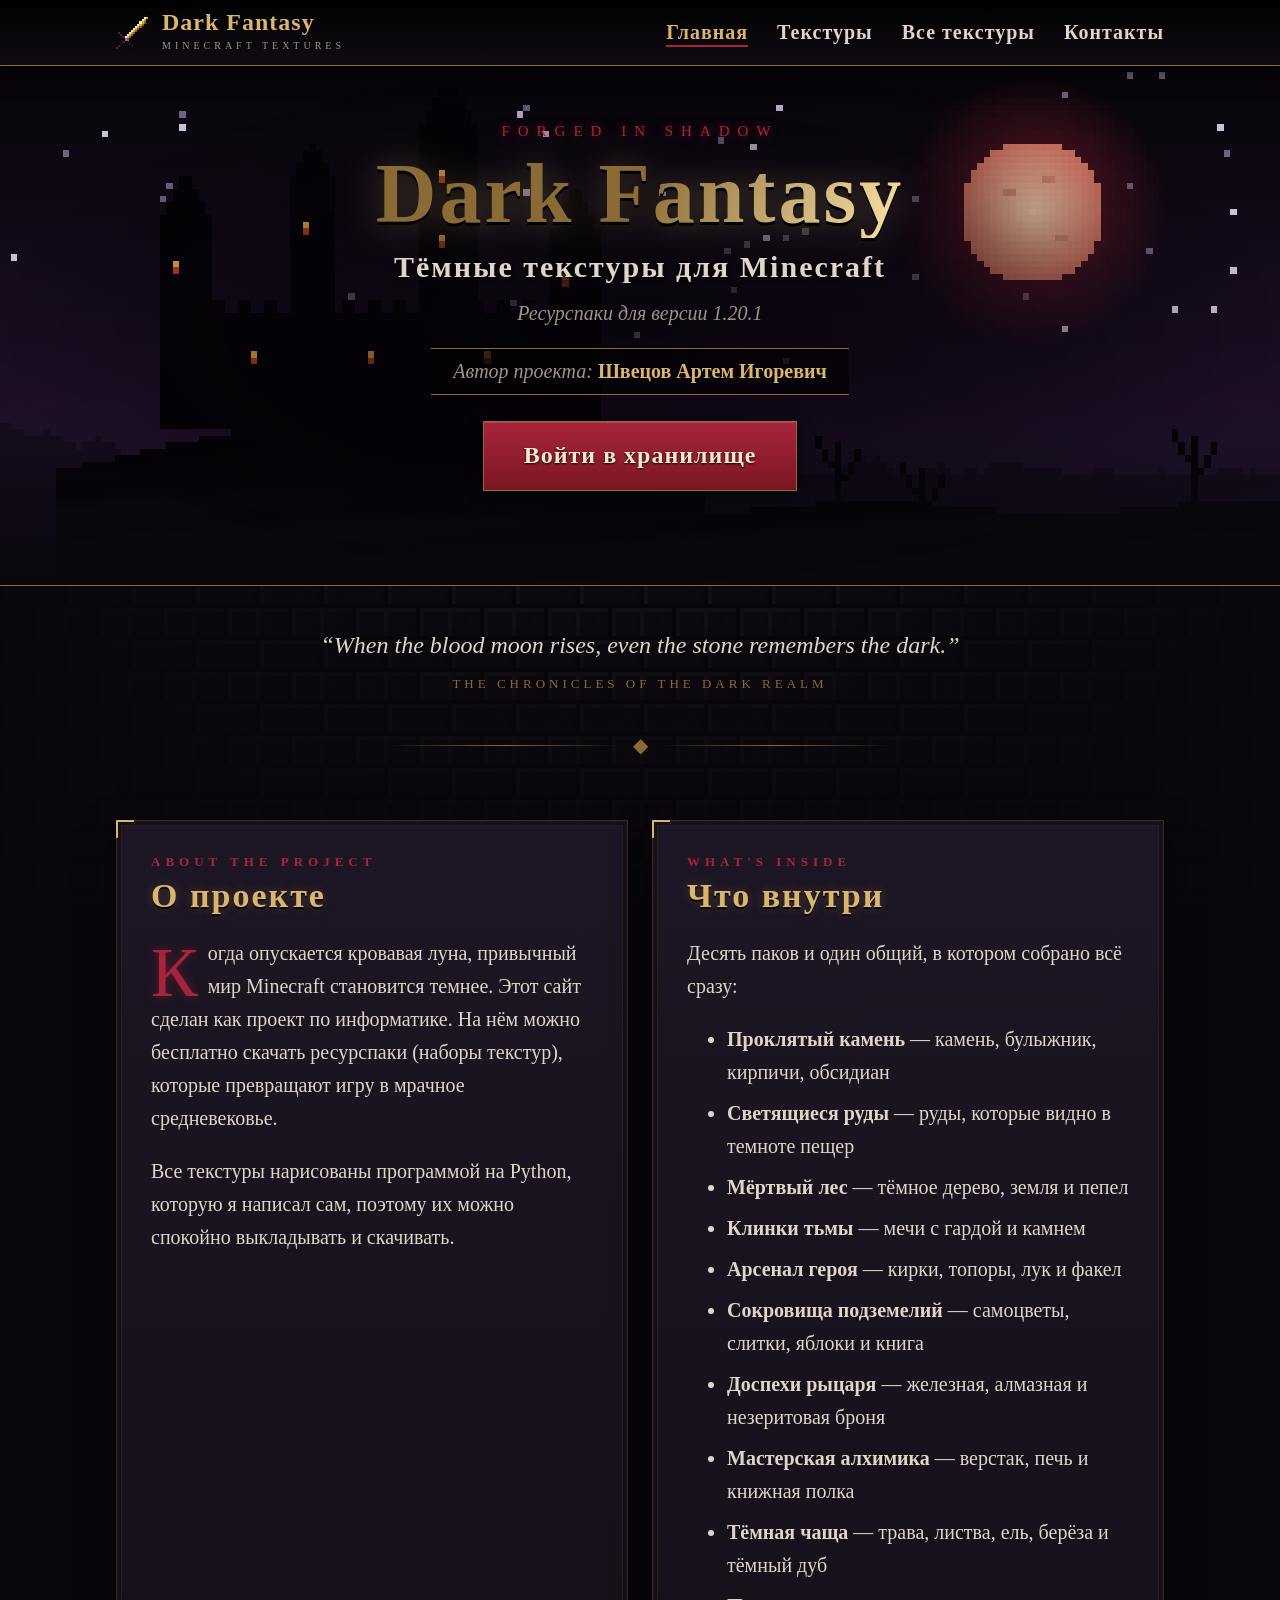
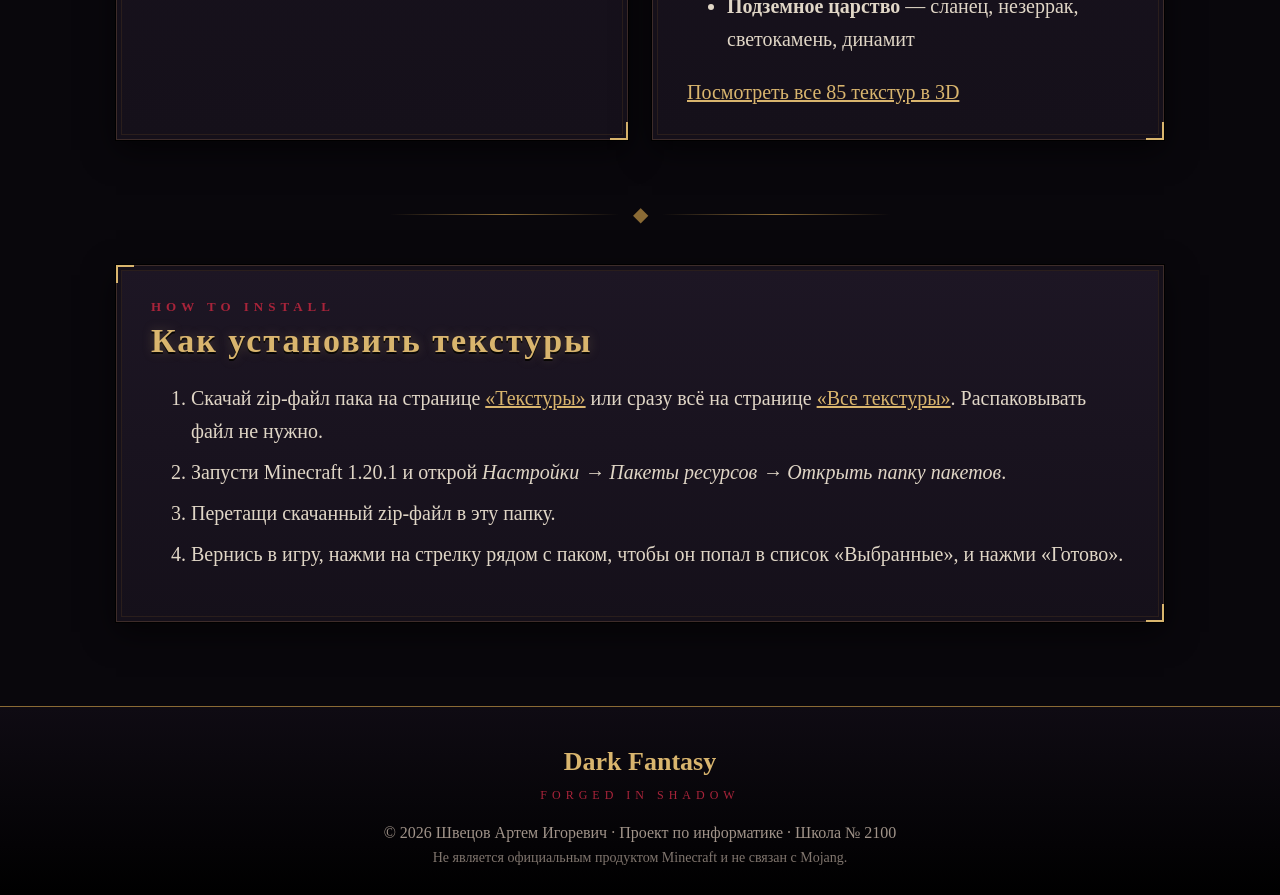
<file: index.html>
<!DOCTYPE html>
<html lang="ru">
<head>
    <meta charset="UTF-8">
    <meta name="viewport" content="width=device-width, initial-scale=1.0">
    <!-- Защита (Content Security Policy): браузер будет загружать скрипты, картинки и стили
         только с нашего сайта, а шрифты только с Google Fonts. Чужой код подключить не получится. -->
    <meta http-equiv="Content-Security-Policy" content="default-src 'self'; script-src 'self'; style-src 'self' https://fonts.googleapis.com; font-src https://fonts.gstatic.com; img-src 'self'; object-src 'none'; base-uri 'self'; form-action 'none'">
    <title>Dark Fantasy — главная</title>
    <link rel="icon" href="images/icon.png">
    <!-- шрифты с Google Fonts, какой для чего - написано в начале style.css -->
    <link href="https://fonts.googleapis.com/css2?family=Cinzel+Decorative:wght@700&family=Cinzel:wght@700&family=Cormorant+SC:wght@700&family=EB+Garamond:ital@0;1&display=swap" rel="stylesheet">
    <link rel="stylesheet" href="style.css?v=6">
</head>
<body>

<header>
    <div class="header-inner">
        <a class="logo" href="index.html">
            <img src="images/icon.png" alt="">
            <span>
                <span class="logo-name">Dark Fantasy</span>
                <span class="logo-sub">Minecraft textures</span>
            </span>
        </a>
        <nav>
            <a href="index.html" class="active">Главная</a>
            <a href="textures.html">Текстуры</a>
            <a href="all.html">Все текстуры</a>
            <a href="contacts.html">Контакты</a>
        </nav>
    </div>
</header>

<!-- Баннер с замком. Картинку нарисовала программа generator/make_packs.py -->
<div class="hero">
    <div class="embers"><span></span><span></span><span></span><span></span><span></span><span></span><span></span><span></span><span></span></div>

    <div class="hero-text">
        <p class="motto">Forged in shadow</p>
        <h1>Dark Fantasy</h1>
        <p class="subtitle">Тёмные текстуры для Minecraft</p>
        <p class="version">Ресурспаки для версии 1.20.1</p>
        <p class="author">Автор проекта: <b>Швецов Артем Игоревич</b></p>
        <br>
        <a class="button big" href="textures.html">Войти в хранилище</a>
    </div>
</div>

<main>
    <!-- эпиграф на английском, перевод: "Когда восходит кровавая луна, даже камень вспоминает тьму" -->
    <blockquote class="epigraph">
        “When the blood moon rises, even the stone remembers the dark.”
        <cite>The Chronicles of the Dark Realm</cite>
    </blockquote>

    <div class="divider">◆</div>

    <div class="two-columns">
        <div class="box">
            <span class="kicker">About the project</span>
            <h2>О проекте</h2>
            <p class="drop-cap">
                Когда опускается кровавая луна, привычный мир Minecraft становится темнее.
                Этот сайт сделан как проект по информатике. На нём можно бесплатно скачать
                ресурспаки (наборы текстур), которые превращают игру в мрачное средневековье.
            </p>
            <p>
                Все текстуры нарисованы программой на Python, которую я написал сам,
                поэтому их можно спокойно выкладывать и скачивать.
            </p>
        </div>

        <div class="box">
            <span class="kicker">What's inside</span>
            <h2>Что внутри</h2>
            <p>Десять паков и один общий, в котором собрано всё сразу:</p>
            <ul>
                <li><b>Проклятый камень</b> — камень, булыжник, кирпичи, обсидиан</li>
                <li><b>Светящиеся руды</b> — руды, которые видно в темноте пещер</li>
                <li><b>Мёртвый лес</b> — тёмное дерево, земля и пепел</li>
                <li><b>Клинки тьмы</b> — мечи с гардой и камнем</li>
                <li><b>Арсенал героя</b> — кирки, топоры, лук и факел</li>
                <li><b>Сокровища подземелий</b> — самоцветы, слитки, яблоки и книга</li>
                <li><b>Доспехи рыцаря</b> — железная, алмазная и незеритовая броня</li>
                <li><b>Мастерская алхимика</b> — верстак, печь и книжная полка</li>
                <li><b>Тёмная чаща</b> — трава, листва, ель, берёза и тёмный дуб</li>
                <li><b>Подземное царство</b> — сланец, незеррак, светокамень, динамит</li>
            </ul>
            <a href="all.html">Посмотреть все 85 текстур в 3D</a>
        </div>
    </div>

    <div class="divider">◆</div>

    <div class="box">
        <span class="kicker">How to install</span>
        <h2>Как установить текстуры</h2>
        <ol>
            <li>Скачай zip-файл пака на странице <a href="textures.html">«Текстуры»</a>
                или сразу всё на странице <a href="all.html">«Все текстуры»</a>. Распаковывать файл не нужно.</li>
            <li>Запусти Minecraft 1.20.1 и открой <i>Настройки → Пакеты ресурсов → Открыть папку пакетов</i>.</li>
            <li>Перетащи скачанный zip-файл в эту папку.</li>
            <li>Вернись в игру, нажми на стрелку рядом с паком, чтобы он попал в список «Выбранные», и нажми «Готово».</li>
        </ol>
    </div>
</main>

<footer>
    <div class="embers"><span></span><span></span><span></span><span></span><span></span><span></span><span></span><span></span><span></span></div>
    <p class="footer-logo">Dark Fantasy</p>
    <p class="footer-motto">Forged in shadow</p>
    © 2026 Швецов Артем Игоревич · Проект по информатике · Школа № 2100
    <small>Не является официальным продуктом Minecraft и не связан с Mojang.</small>
</footer>

</body>
</html>
</file>
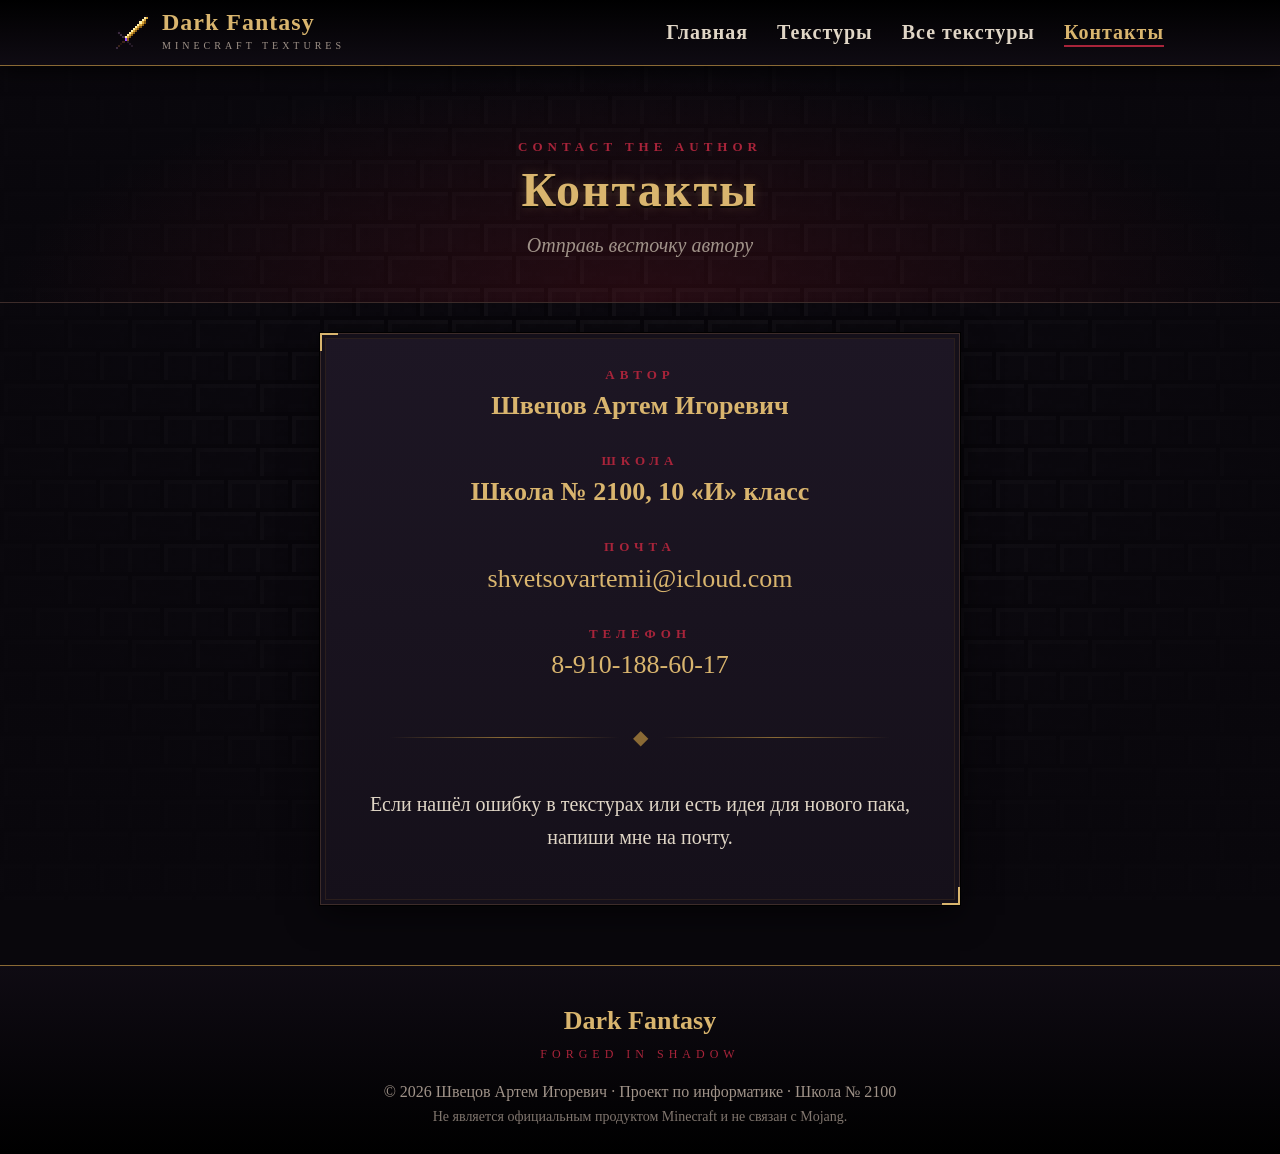
<file: contacts.html>
<!DOCTYPE html>
<html lang="ru">
<head>
    <meta charset="UTF-8">
    <meta name="viewport" content="width=device-width, initial-scale=1.0">
    <!-- Защита (Content Security Policy): браузер будет загружать скрипты, картинки и стили
         только с нашего сайта, а шрифты только с Google Fonts. Чужой код подключить не получится. -->
    <meta http-equiv="Content-Security-Policy" content="default-src 'self'; script-src 'self'; style-src 'self' https://fonts.googleapis.com; font-src https://fonts.gstatic.com; img-src 'self'; object-src 'none'; base-uri 'self'; form-action 'none'">
    <title>Dark Fantasy — контакты</title>
    <link rel="icon" href="images/icon.png">
    <link href="https://fonts.googleapis.com/css2?family=Cinzel+Decorative:wght@700&family=Cinzel:wght@700&family=Cormorant+SC:wght@700&family=EB+Garamond:ital@0;1&display=swap" rel="stylesheet">
    <link rel="stylesheet" href="style.css?v=6">
</head>
<body>

<header>
    <div class="header-inner">
        <a class="logo" href="index.html">
            <img src="images/icon.png" alt="">
            <span>
                <span class="logo-name">Dark Fantasy</span>
                <span class="logo-sub">Minecraft textures</span>
            </span>
        </a>
        <nav>
            <a href="index.html">Главная</a>
            <a href="textures.html">Текстуры</a>
            <a href="all.html">Все текстуры</a>
            <a href="contacts.html" class="active">Контакты</a>
        </nav>
    </div>
</header>

<div class="page-title">
    <div class="embers"><span></span><span></span><span></span><span></span><span></span><span></span><span></span><span></span><span></span></div>
    <span class="kicker">Contact the Author</span>
    <h1>Контакты</h1>
    <p>Отправь весточку автору</p>
</div>

<main>
    <div class="box contacts">
        <!-- dl - список "название: значение", удобно для контактов -->
        <dl>
            <dt>Автор</dt>
            <dd>Швецов Артем Игоревич</dd>

            <dt>Школа</dt>
            <dd>Школа № 2100, 10 «И» класс</dd>

            <!-- mailto: открывает почтовую программу, tel: позволяет позвонить с телефона -->
            <dt>Почта</dt>
            <dd><a href="mailto:shvetsovartemii@icloud.com">shvetsovartemii@icloud.com</a></dd>

            <dt>Телефон</dt>
            <dd><a href="tel:+79101886017">8-910-188-60-17</a></dd>
        </dl>

        <div class="divider">◆</div>

        <p>Если нашёл ошибку в текстурах или есть идея для нового пака, напиши мне на почту.</p>
    </div>
</main>

<footer>
    <div class="embers"><span></span><span></span><span></span><span></span><span></span><span></span><span></span><span></span><span></span></div>
    <p class="footer-logo">Dark Fantasy</p>
    <p class="footer-motto">Forged in shadow</p>
    © 2026 Швецов Артем Игоревич · Проект по информатике · Школа № 2100
    <small>Не является официальным продуктом Minecraft и не связан с Mojang.</small>
</footer>

</body>
</html>
</file>
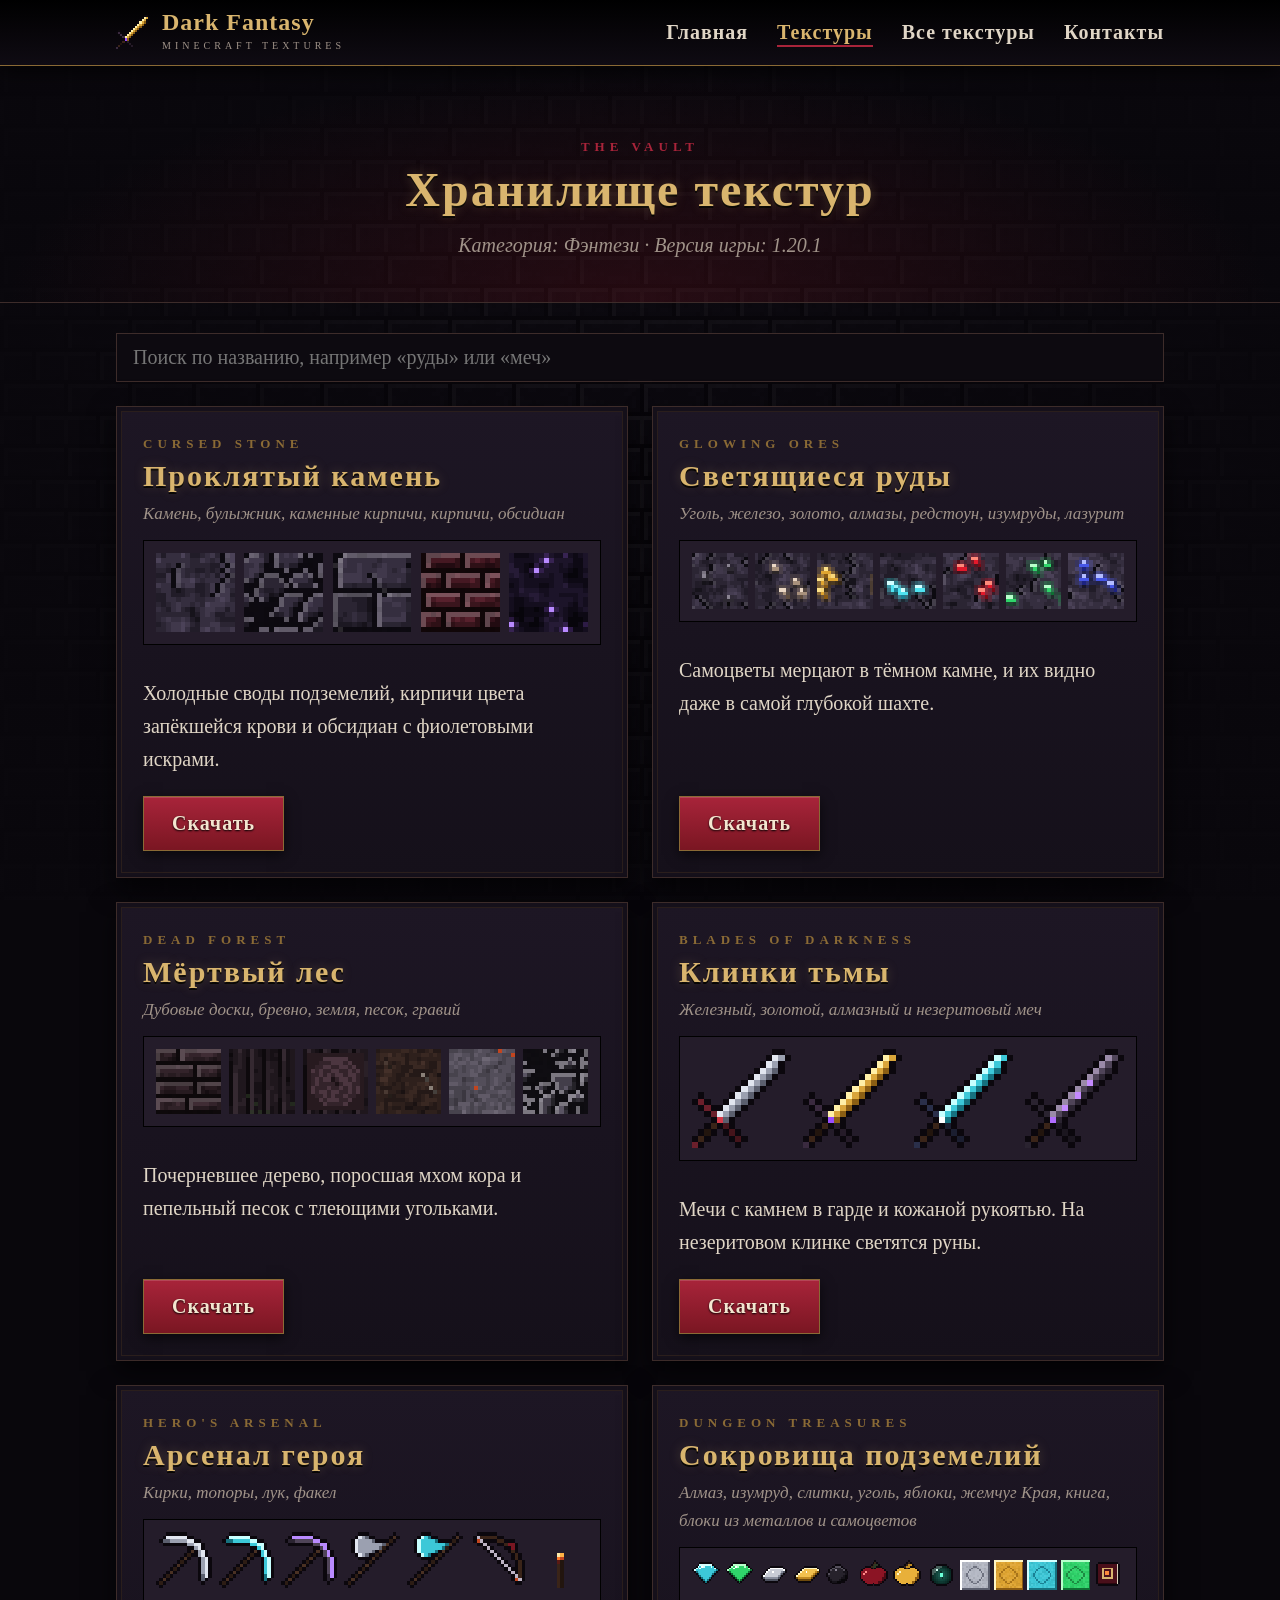
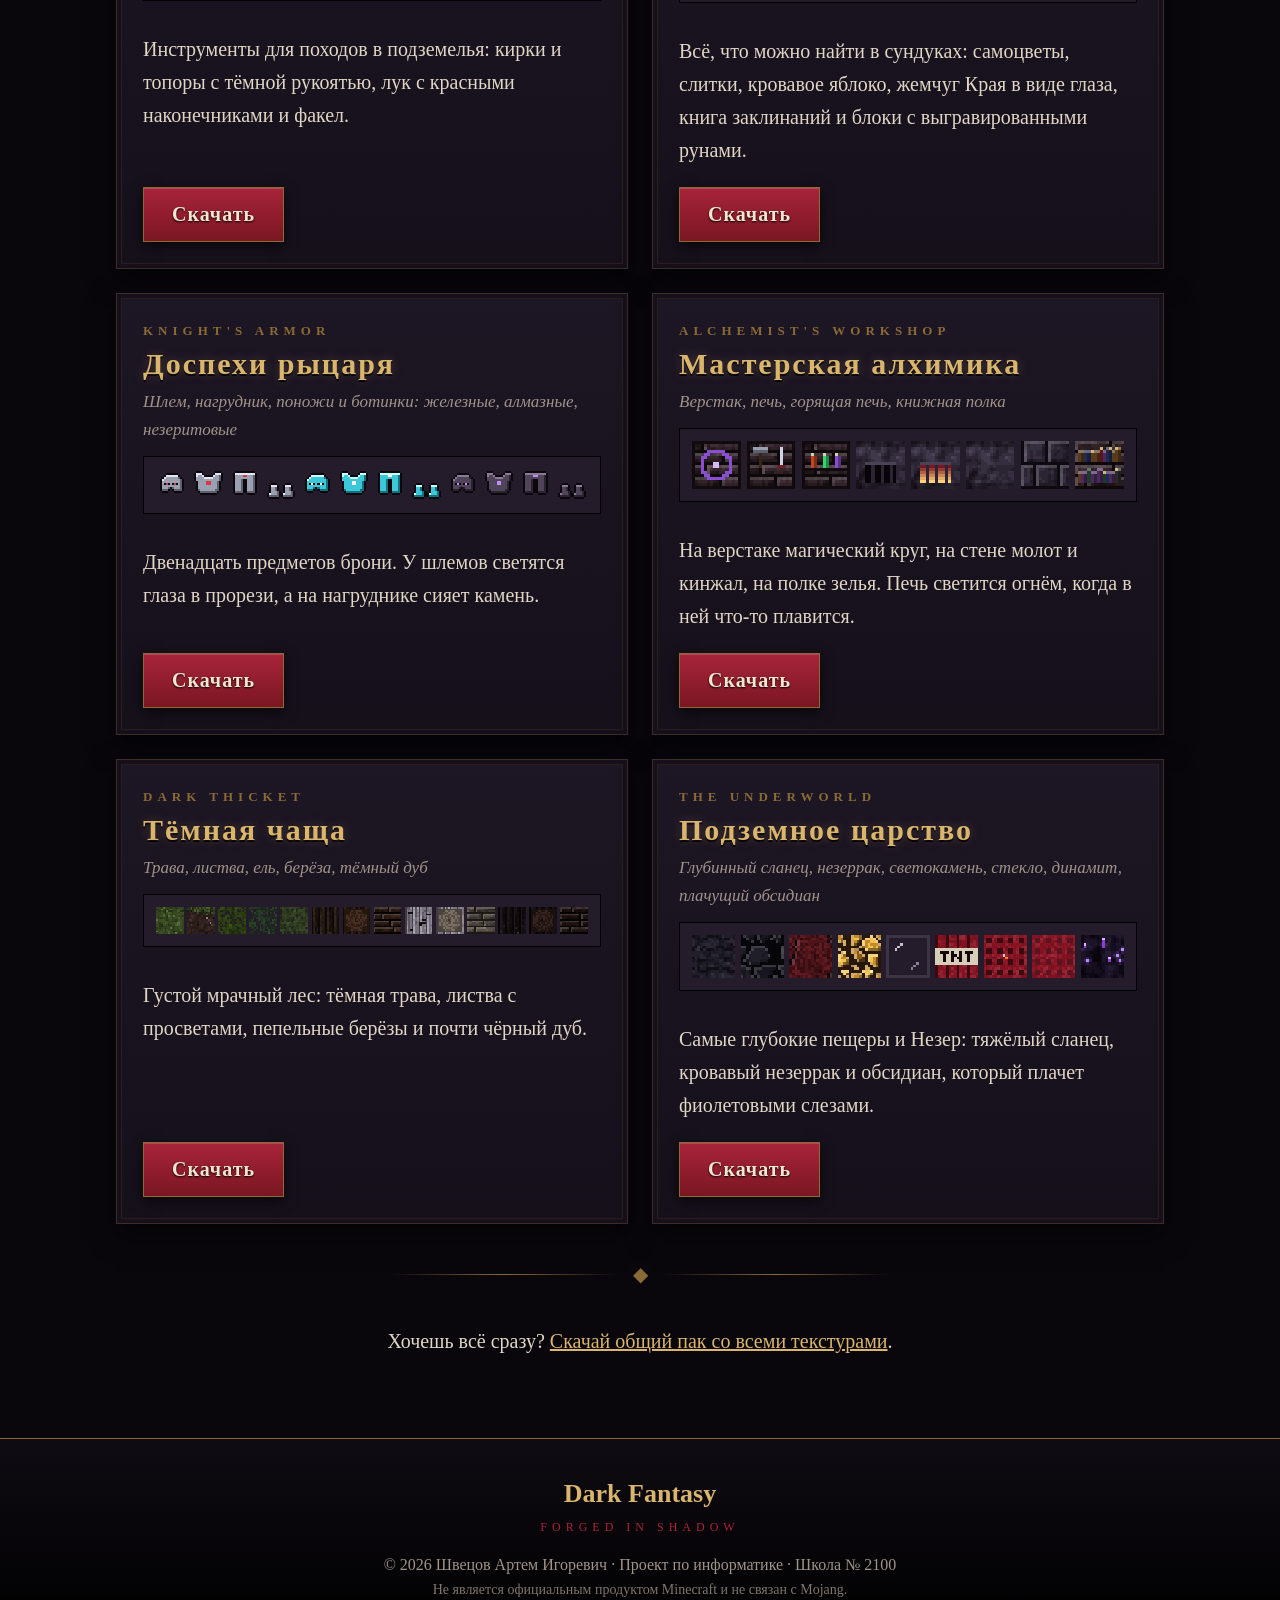
<file: textures.html>
<!DOCTYPE html>
<html lang="ru">
<head>
    <meta charset="UTF-8">
    <meta name="viewport" content="width=device-width, initial-scale=1.0">
    <!-- Защита (Content Security Policy): браузер будет загружать скрипты, картинки и стили
         только с нашего сайта, а шрифты только с Google Fonts. Чужой код подключить не получится. -->
    <meta http-equiv="Content-Security-Policy" content="default-src 'self'; script-src 'self'; style-src 'self' https://fonts.googleapis.com; font-src https://fonts.gstatic.com; img-src 'self'; object-src 'none'; base-uri 'self'; form-action 'none'">
    <title>Dark Fantasy — каталог</title>
    <link rel="icon" href="images/icon.png">
    <link href="https://fonts.googleapis.com/css2?family=Cinzel+Decorative:wght@700&family=Cinzel:wght@700&family=Cormorant+SC:wght@700&family=EB+Garamond:ital@0;1&display=swap" rel="stylesheet">
    <link rel="stylesheet" href="style.css?v=6">
</head>
<body>

<header>
    <div class="header-inner">
        <a class="logo" href="index.html">
            <img src="images/icon.png" alt="">
            <span>
                <span class="logo-name">Dark Fantasy</span>
                <span class="logo-sub">Minecraft textures</span>
            </span>
        </a>
        <nav>
            <a href="index.html">Главная</a>
            <a href="textures.html" class="active">Текстуры</a>
            <a href="all.html">Все текстуры</a>
            <a href="contacts.html">Контакты</a>
        </nav>
    </div>
</header>

<div class="page-title">
    <div class="embers"><span></span><span></span><span></span><span></span><span></span><span></span><span></span><span></span><span></span></div>
    <span class="kicker">The Vault</span>
    <h1>Хранилище текстур</h1>
    <p>Категория: Фэнтези · Версия игры: 1.20.1</p>
</div>

<main>
    <!-- поле поиска: при вводе текста скрипт прячет карточки, в которых его нет -->
    <input type="text" id="search" class="search" placeholder="Поиск по названию, например «руды» или «меч»">

    <div class="cards">

        <div class="card">
            <span class="kicker">Cursed Stone</span>
            <h3>Проклятый камень</h3>
            <p class="tags">Камень, булыжник, каменные кирпичи, кирпичи, обсидиан</p>
            <img class="preview" src="images/cursed_stone.png" alt="Текстуры пака Проклятый камень">
            <p>Холодные своды подземелий, кирпичи цвета запёкшейся крови и обсидиан с фиолетовыми искрами.</p>
            <a class="button" href="packs/cursed_stone.zip" download>Скачать</a>
        </div>

        <div class="card">
            <span class="kicker">Glowing Ores</span>
            <h3>Светящиеся руды</h3>
            <p class="tags">Уголь, железо, золото, алмазы, редстоун, изумруды, лазурит</p>
            <img class="preview" src="images/dark_ores.png" alt="Текстуры пака Светящиеся руды">
            <p>Самоцветы мерцают в тёмном камне, и их видно даже в самой глубокой шахте.</p>
            <a class="button" href="packs/dark_ores.zip" download>Скачать</a>
        </div>

        <div class="card">
            <span class="kicker">Dead Forest</span>
            <h3>Мёртвый лес</h3>
            <p class="tags">Дубовые доски, бревно, земля, песок, гравий</p>
            <img class="preview" src="images/dead_forest.png" alt="Текстуры пака Мёртвый лес">
            <p>Почерневшее дерево, поросшая мхом кора и пепельный песок с тлеющими угольками.</p>
            <a class="button" href="packs/dead_forest.zip" download>Скачать</a>
        </div>

        <div class="card">
            <span class="kicker">Blades of Darkness</span>
            <h3>Клинки тьмы</h3>
            <p class="tags">Железный, золотой, алмазный и незеритовый меч</p>
            <img class="preview" src="images/dark_blades.png" alt="Текстуры пака Клинки тьмы">
            <p>Мечи с камнем в гарде и кожаной рукоятью. На незеритовом клинке светятся руны.</p>
            <a class="button" href="packs/dark_blades.zip" download>Скачать</a>
        </div>

        <div class="card">
            <span class="kicker">Hero's Arsenal</span>
            <h3>Арсенал героя</h3>
            <p class="tags">Кирки, топоры, лук, факел</p>
            <img class="preview" src="images/hero_arsenal.png" alt="Текстуры пака Арсенал героя">
            <p>Инструменты для походов в подземелья: кирки и топоры с тёмной рукоятью, лук с красными наконечниками и факел.</p>
            <a class="button" href="packs/hero_arsenal.zip" download>Скачать</a>
        </div>

        <div class="card">
            <span class="kicker">Dungeon Treasures</span>
            <h3>Сокровища подземелий</h3>
            <p class="tags">Алмаз, изумруд, слитки, уголь, яблоки, жемчуг Края, книга, блоки из металлов и самоцветов</p>
            <img class="preview" src="images/dungeon_treasures.png" alt="Текстуры пака Сокровища подземелий">
            <p>Всё, что можно найти в сундуках: самоцветы, слитки, кровавое яблоко, жемчуг Края в виде глаза, книга заклинаний и блоки с выгравированными рунами.</p>
            <a class="button" href="packs/dungeon_treasures.zip" download>Скачать</a>
        </div>

        <div class="card">
            <span class="kicker">Knight's Armor</span>
            <h3>Доспехи рыцаря</h3>
            <p class="tags">Шлем, нагрудник, поножи и ботинки: железные, алмазные, незеритовые</p>
            <img class="preview" src="images/knight_armor.png" alt="Текстуры пака Доспехи рыцаря">
            <p>Двенадцать предметов брони. У шлемов светятся глаза в прорези, а на нагруднике сияет камень.</p>
            <a class="button" href="packs/knight_armor.zip" download>Скачать</a>
        </div>

        <div class="card">
            <span class="kicker">Alchemist's Workshop</span>
            <h3>Мастерская алхимика</h3>
            <p class="tags">Верстак, печь, горящая печь, книжная полка</p>
            <img class="preview" src="images/alchemist_workshop.png" alt="Текстуры пака Мастерская алхимика">
            <p>На верстаке магический круг, на стене молот и кинжал, на полке зелья. Печь светится огнём, когда в ней что-то плавится.</p>
            <a class="button" href="packs/alchemist_workshop.zip" download>Скачать</a>
        </div>

        <div class="card">
            <span class="kicker">Dark Thicket</span>
            <h3>Тёмная чаща</h3>
            <p class="tags">Трава, листва, ель, берёза, тёмный дуб</p>
            <img class="preview" src="images/dark_thicket.png" alt="Текстуры пака Тёмная чаща">
            <p>Густой мрачный лес: тёмная трава, листва с просветами, пепельные берёзы и почти чёрный дуб.</p>
            <a class="button" href="packs/dark_thicket.zip" download>Скачать</a>
        </div>

        <div class="card">
            <span class="kicker">The Underworld</span>
            <h3>Подземное царство</h3>
            <p class="tags">Глубинный сланец, незеррак, светокамень, стекло, динамит, плачущий обсидиан</p>
            <img class="preview" src="images/underworld.png" alt="Текстуры пака Подземное царство">
            <p>Самые глубокие пещеры и Незер: тяжёлый сланец, кровавый незеррак и обсидиан, который плачет фиолетовыми слезами.</p>
            <a class="button" href="packs/underworld.zip" download>Скачать</a>
        </div>

    </div>

    <p class="not-found" id="not-found">Ничего не найдено. Попробуй другое слово.</p>

    <div class="divider">◆</div>

    <p class="center">
        Хочешь всё сразу? <a href="all.html">Скачай общий пак со всеми текстурами</a>.
    </p>
</main>

<footer>
    <div class="embers"><span></span><span></span><span></span><span></span><span></span><span></span><span></span><span></span><span></span></div>
    <p class="footer-logo">Dark Fantasy</p>
    <p class="footer-motto">Forged in shadow</p>
    © 2026 Швецов Артем Игоревич · Проект по информатике · Школа № 2100
    <small>Не является официальным продуктом Minecraft и не связан с Mojang.</small>
</footer>

<script src="search.js"></script>
</body>
</html>
</file>
<file: style.css>
/* Общий файл стилей для всех страниц сайта.
   Стиль: Dark Fantasy / средневековье.
   Тёмный камень, золото, кровавый бордовый и огонь свечей.

   Шрифты (все с Google Fonts):
   - Cinzel Decorative - для английского логотипа и большого заголовка
   - Cinzel            - для маленьких английских подписей над заголовками
   - Cormorant SC      - для русских заголовков (похож на Cinzel, но знает кириллицу)
   - EB Garamond       - для обычного текста, как в старых книгах */

/* Цвета вынесены в переменные, чтобы их было легко поменять в одном месте */
:root {
    --bg: #09070c;           /* фон страницы */
    --panel: #15101a;        /* фон карточек и блоков */
    --panel-light: #1d1624;
    --border: #3d2c2a;       /* рамки (тёмная бронза) */
    --text: #e0d6c6;         /* основной текст (цвет старой бумаги) */
    --muted: #a09389;        /* второстепенный текст */
    --gold: #d9b56e;         /* золото для заголовков */
    --gold-light: #f3dca0;
    --gold-dark: #8a6a35;
    --blood: #7a1622;        /* бордовый для кнопок */
    --blood-light: #a8243a;
    --fire: #ff8a3c;         /* огонь */

    --font-deco: "Cinzel Decorative", "Cinzel", Georgia, serif;
    --font-latin: "Cinzel", Georgia, serif;
    --font-title: "Cormorant SC", Georgia, serif;
    --font-text: "EB Garamond", Georgia, serif;
}

* {
    box-sizing: border-box;
}

body {
    margin: 0;
    color: var(--text);
    font-family: var(--font-text);
    font-size: 20px;
    line-height: 1.65;
    background-color: var(--bg);
    /* Фон в два слоя: сверху затемнение по краям (виньетка),
       снизу каменная кладка из картинки, которую нарисовала наша программа */
    background-image:
        radial-gradient(ellipse at center, rgba(9, 7, 12, 0.55) 0%, rgba(9, 7, 12, 0.97) 75%),
        url("images/bg.png");
    background-size: auto, 128px;
    background-attachment: fixed;
    image-rendering: pixelated;
}

h1, h2, h3 {
    font-family: var(--font-title);
    font-weight: 700;
    color: var(--gold);
    letter-spacing: 2px;
    line-height: 1.2;
    /* лёгкое свечение, как от свечи */
    text-shadow: 0 0 12px rgba(217, 181, 110, 0.25), 0 2px 0 #000;
}

h1 {
    font-size: 48px;
    margin: 0 0 10px;
}

h2 {
    font-size: 34px;
    margin: 0 0 12px;
}

a {
    color: var(--gold);
    transition: color 0.2s;
}

a:hover {
    color: var(--fire);
}

/* Маленькая английская надпись над заголовком, например "ABOUT THE PROJECT" */
.kicker {
    display: block;
    font-family: var(--font-latin);
    font-size: 13px;
    font-weight: 700;
    letter-spacing: 5px;
    text-transform: uppercase;
    color: var(--blood-light);
    margin-bottom: 4px;
}

/* ---------- шапка и меню ---------- */

header {
    background: linear-gradient(#000, #0f0b13);
    border-bottom: 1px solid var(--gold-dark);
    box-shadow: 0 4px 20px rgba(0, 0, 0, 0.8);
    position: sticky;
    top: 0;
    z-index: 10;
}

.header-inner {
    max-width: 1080px;
    margin: 0 auto;
    padding: 10px 16px;
    display: flex;
    flex-wrap: wrap;
    justify-content: space-between;
    align-items: center;
    gap: 10px;
}

.logo {
    display: flex;
    align-items: center;
    gap: 12px;
    text-decoration: none;
}

.logo img {
    width: 34px;
    height: 34px;
    image-rendering: pixelated;
    transition: transform 0.4s;
}

/* при наведении меч слегка поворачивается и светится */
.logo:hover img {
    transform: rotate(-20deg) scale(1.1);
    filter: drop-shadow(0 0 6px var(--fire));
}

.logo-name {
    display: block;
    font-family: var(--font-deco);
    font-weight: 700;
    font-size: 24px;
    line-height: 1;
    color: var(--gold);
    letter-spacing: 1px;
}

.logo-sub {
    display: block;
    font-family: var(--font-latin);
    font-size: 10px;
    letter-spacing: 4px;
    color: var(--muted);
    text-transform: uppercase;
    margin-top: 4px;
}

nav a {
    position: relative;
    font-family: var(--font-title);
    font-weight: 700;
    font-size: 20px;
    letter-spacing: 1px;
    color: var(--text);
    text-decoration: none;
    margin-left: 24px;
    padding-bottom: 4px;
    white-space: nowrap;  /* чтобы «Все текстуры» не разрывалось на две строки */
}

/* линия под пунктом меню вырастает из середины при наведении */
nav a::after {
    content: "";
    position: absolute;
    left: 50%;
    right: 50%;
    bottom: 0;
    height: 2px;
    background-color: var(--blood-light);
    transition: left 0.25s, right 0.25s;
}

nav a:hover,
nav a.active {
    color: var(--gold);
}

nav a:hover::after,
nav a.active::after {
    left: 0;
    right: 0;
}

/* ---------- главный баннер ---------- */

.hero {
    position: relative;     /* чтобы угольки и текст располагались внутри баннера */
    overflow: hidden;
    height: 520px;
    background-image: url("images/banner.png");
    background-size: cover;
    background-position: center bottom;
    image-rendering: pixelated;
    border-bottom: 1px solid var(--gold-dark);
    display: flex;
    align-items: center;
    justify-content: center;
    text-align: center;
}

/* тёмное пятно за текстом, чтобы его было легко читать поверх картинки */
.hero::before {
    content: "";
    position: absolute;
    inset: 0;
    background: radial-gradient(ellipse at center, rgba(5, 3, 8, 0.8) 0%, rgba(5, 3, 8, 0.35) 45%, transparent 70%);
    z-index: 1;
}

/* затемнение снизу, чтобы баннер плавно переходил в страницу */
.hero::after {
    content: "";
    position: absolute;
    left: 0;
    right: 0;
    bottom: 0;
    height: 140px;
    background: linear-gradient(transparent, var(--bg));
}

.hero-text {
    position: relative;
    z-index: 2;
    padding: 0 16px;
    margin-top: -40px;
    animation: appear 1.2s ease-out both;
}

.hero .motto {
    font-family: var(--font-latin);
    font-size: 15px;
    letter-spacing: 8px;
    text-transform: uppercase;
    color: var(--blood-light);
    margin: 0;
    text-shadow: 0 0 10px rgba(168, 36, 58, 0.6);
}

/* Большой заголовок "Dark Fantasy" с золотым переливом.
   Текст закрашивается градиентом (background-clip: text),
   а градиент медленно едет слева направо - получается блик. */
.hero h1 {
    font-family: var(--font-deco);
    font-size: 84px;
    line-height: 1.05;
    margin: 6px 0 4px;
    letter-spacing: 3px;
    background: linear-gradient(110deg, var(--gold-dark) 20%, var(--gold-light) 40%, var(--gold) 50%, var(--gold-dark) 70%);
    background-size: 250% 100%;
    -webkit-background-clip: text;
    background-clip: text;
    color: transparent;
    text-shadow: none;
    filter: drop-shadow(0 3px 0 #000) drop-shadow(0 0 18px rgba(217, 181, 110, 0.3));
    animation: shine 6s linear infinite;
}

@keyframes shine {
    from { background-position: 100% 0; }
    to   { background-position: -150% 0; }
}

.hero .subtitle {
    font-family: var(--font-title);
    font-size: 30px;
    font-weight: 700;
    letter-spacing: 2px;
    color: var(--text);
    margin: 0 0 6px;
    text-shadow: 0 2px 4px #000;
}

.hero .version {
    font-style: italic;
    color: var(--muted);
    margin: 0;
}

.author {
    display: inline-block;
    margin: 18px 0 26px;
    padding: 6px 22px;
    border-top: 1px solid var(--gold-dark);
    border-bottom: 1px solid var(--gold-dark);
    background-color: rgba(0, 0, 0, 0.5);
    color: var(--muted);
    font-style: italic;
}

.author b {
    color: var(--gold);
    font-style: normal;
}

/* Плавное появление снизу: используется для баннера, блоков и карточек */
@keyframes appear {
    from { opacity: 0; transform: translateY(24px); }
    to   { opacity: 1; transform: translateY(0); }
}

/* ---------- угольки ----------
   Блок .embers кладётся внутрь любого элемента с position: relative.
   Внутри 9 квадратиков span, у каждого своё место и задержка (nth-child). */

.embers {
    position: absolute;
    inset: 0;
    overflow: hidden;
    pointer-events: none;   /* чтобы угольки не мешали нажимать на ссылки */
    z-index: 1;
}

.embers span {
    position: absolute;
    bottom: -10px;
    width: 4px;
    height: 4px;
    background-color: var(--fire);
    box-shadow: 0 0 6px 2px rgba(255, 120, 40, 0.7);
    animation: rise 7s linear infinite;
    opacity: 0;
}

.embers span:nth-child(1) { left: 8%;  animation-delay: 0s; }
.embers span:nth-child(2) { left: 18%; animation-delay: 2.5s; animation-duration: 9s; }
.embers span:nth-child(3) { left: 29%; animation-delay: 4s; width: 3px; height: 3px; }
.embers span:nth-child(4) { left: 41%; animation-delay: 1s; animation-duration: 8s; }
.embers span:nth-child(5) { left: 55%; animation-delay: 5s; width: 3px; height: 3px; }
.embers span:nth-child(6) { left: 63%; animation-delay: 3s; animation-duration: 10s; }
.embers span:nth-child(7) { left: 74%; animation-delay: 6s; }
.embers span:nth-child(8) { left: 86%; animation-delay: 1.5s; animation-duration: 9s; width: 3px; height: 3px; }
.embers span:nth-child(9) { left: 94%; animation-delay: 3.5s; }

@keyframes rise {
    0%   { transform: translate(0, 0);        opacity: 0; }
    10%  { opacity: 1; }
    50%  { transform: translate(20px, -230px); }
    100% { transform: translate(-10px, -480px); opacity: 0; }
}

/* ---------- основная часть ---------- */

main {
    max-width: 1080px;
    margin: 0 auto;
    padding: 30px 16px 60px;
}

/* Заголовок внутренних страниц: с угольками, как на главной */
.page-title {
    position: relative;
    overflow: hidden;
    text-align: center;
    padding: 70px 16px 40px;
    border-bottom: 1px solid var(--border);
    background: radial-gradient(ellipse at bottom, rgba(122, 22, 34, 0.25), transparent 70%);
}

.page-title > *:not(.embers) {
    position: relative;
    z-index: 2;
    animation: appear 0.9s ease-out both;
}

.page-title p {
    color: var(--muted);
    font-style: italic;
    margin: 0;
}

/* Разделитель с ромбом посередине: ——— ◆ ——— */
.divider {
    display: flex;
    align-items: center;
    gap: 14px;
    color: var(--gold-dark);
    margin: 34px auto;
    max-width: 500px;
}

.divider::before,
.divider::after {
    content: "";
    flex: 1;
    height: 1px;
    background: linear-gradient(to right, transparent, var(--gold-dark), transparent);
}

/* Цитата-эпиграф на главной */
.epigraph {
    max-width: 680px;
    margin: 10px auto;
    text-align: center;
    font-style: italic;
    font-size: 24px;
    color: var(--text);
}

.epigraph cite {
    display: block;
    margin-top: 8px;
    font-family: var(--font-latin);
    font-style: normal;
    font-size: 13px;
    letter-spacing: 4px;
    text-transform: uppercase;
    color: var(--gold-dark);
}

/* Блок с текстом: двойная рамка, как у старой книги */
.box {
    position: relative;
    background: linear-gradient(var(--panel-light), var(--panel));
    border: 1px solid var(--border);
    outline: 1px solid #000;
    box-shadow: inset 0 0 0 4px var(--panel), inset 0 0 0 5px #2a1e1c, 0 10px 30px rgba(0, 0, 0, 0.6);
    padding: 30px 34px;
    margin: 24px 0;
    animation: appear 0.9s ease-out both;
}

/* золотые уголки у блока */
.box::before,
.box::after {
    content: "";
    position: absolute;
    width: 16px;
    height: 16px;
    border-color: var(--gold);
    border-style: solid;
}

.box::before {
    top: -1px;
    left: -1px;
    border-width: 2px 0 0 2px;
}

.box::after {
    bottom: -1px;
    right: -1px;
    border-width: 0 2px 2px 0;
}

.box ol li,
.box ul li {
    margin-bottom: 8px;
}

/* Буквица - большая первая буква абзаца, как в старинных книгах */
.drop-cap::first-letter {
    float: left;
    font-family: var(--font-title);
    font-size: 70px;
    line-height: 0.85;
    padding: 6px 10px 0 0;
    color: var(--blood-light);
    text-shadow: 0 0 10px rgba(168, 36, 58, 0.5);
}

.two-columns {
    display: grid;
    grid-template-columns: 1fr 1fr;
    gap: 24px;
}

/* второй блок появляется чуть позже первого */
.two-columns .box:nth-child(2) {
    animation-delay: 0.15s;
}

.button {
    display: inline-block;
    font-family: var(--font-title);
    font-weight: 700;
    font-size: 20px;
    letter-spacing: 1px;
    color: #f4e6d0;
    text-decoration: none;
    padding: 10px 28px;
    background: linear-gradient(var(--blood-light), var(--blood));
    border: 1px solid var(--gold-dark);
    box-shadow: inset 0 1px 0 rgba(255, 255, 255, 0.15), 0 4px 12px rgba(0, 0, 0, 0.6);
    text-shadow: 0 1px 2px #000;
    transition: box-shadow 0.2s, transform 0.2s;
}

.button:hover {
    color: #fff;
    transform: translateY(-2px);
    box-shadow: inset 0 1px 0 rgba(255, 255, 255, 0.15), 0 0 18px rgba(255, 110, 50, 0.45);
}

.button.big {
    font-size: 24px;
    padding: 14px 40px;
    /* большая кнопка медленно "дышит" огнём */
    animation: glow 3s ease-in-out infinite;
}

@keyframes glow {
    0%, 100% { box-shadow: inset 0 1px 0 rgba(255, 255, 255, 0.15), 0 0 8px rgba(255, 110, 50, 0.2); }
    50%      { box-shadow: inset 0 1px 0 rgba(255, 255, 255, 0.15), 0 0 24px rgba(255, 110, 50, 0.55); }
}

/* ---------- каталог текстур ---------- */

.search {
    width: 100%;
    padding: 12px 16px;
    font-family: inherit;  /* поля ввода сами не берут шрифт страницы */
    font-size: 20px;
    background-color: #0d0a10;
    color: var(--text);
    border: 1px solid var(--border);
    outline: none;
}

.search:focus {
    border-color: var(--gold-dark);
    box-shadow: 0 0 10px rgba(217, 181, 110, 0.2);
}

.cards {
    display: grid;
    grid-template-columns: 1fr 1fr;   /* 4 карточки = 2 ряда по 2 */
    gap: 24px;
    margin-top: 24px;
}

.card {
    position: relative;
    display: flex;               /* чтобы кнопка "Скачать" была внизу у всех карточек */
    flex-direction: column;
    background: linear-gradient(var(--panel-light), var(--panel));
    border: 1px solid var(--border);
    box-shadow: inset 0 0 0 4px var(--panel), inset 0 0 0 5px #2a1e1c, 0 10px 25px rgba(0, 0, 0, 0.6);
    padding: 26px;
    transition: transform 0.25s, box-shadow 0.25s;
    animation: appear 0.8s ease-out both;
}

/* карточки появляются по очереди */
.card:nth-child(2) { animation-delay: 0.1s; }
.card:nth-child(3) { animation-delay: 0.2s; }
.card:nth-child(4) { animation-delay: 0.3s; }

.card:hover {
    transform: translateY(-5px);
    border-color: var(--gold-dark);
    box-shadow: inset 0 0 0 4px var(--panel), inset 0 0 0 5px #2a1e1c, 0 0 28px rgba(168, 36, 58, 0.4);
}

.card .kicker {
    color: var(--gold-dark);
}

.card h3 {
    margin: 0 0 6px;
    font-size: 30px;
}

.card .preview {
    width: 100%;
    /* pixelated - чтобы маленькие текстуры не размывались при увеличении */
    image-rendering: pixelated;
    background-color: #241c2a;
    border: 1px solid #000;
    padding: 12px;
    margin: 12px 0;
}

.card .button {
    margin-top: auto;            /* прижимает кнопку к низу карточки */
    align-self: flex-start;
}

.tags {
    color: var(--muted);
    font-size: 17px;
    font-style: italic;
    margin: 0;
}

.center {
    text-align: center;
}

.not-found {
    display: none;
    color: var(--muted);
    text-align: center;
    font-style: italic;
}

/* ---------- страница "Все текстуры" ---------- */

.all-download {
    text-align: center;
}

.all-download .size {
    color: var(--muted);
    font-size: 16px;
}

.tex-grid {
    display: grid;
    grid-template-columns: repeat(auto-fill, minmax(120px, 1fr));
    gap: 16px;
}

.tex {
    text-align: center;
    font-size: 16px;
    color: var(--muted);
}

.tex img {
    width: 96px;
    height: 96px;
    image-rendering: pixelated;
    display: block;
    margin: 0 auto 6px;
    border: 1px solid #000;
    box-shadow: 0 0 0 1px var(--border), 0 6px 14px rgba(0, 0, 0, 0.7);
    transition: transform 0.2s, box-shadow 0.2s;
}

.tex img.item {
    background-color: #2a2230;  /* у мечей прозрачный фон, делаем подложку посветлее */
}

.tex:hover img {
    transform: scale(1.1) rotate(-2deg);
    box-shadow: 0 0 0 1px var(--gold-dark), 0 0 18px rgba(255, 110, 50, 0.4);
}

.tex:hover {
    color: var(--gold);
}

/* ---------- контакты ---------- */

.contacts {
    max-width: 640px;
    margin: 0 auto;
    text-align: center;
}

.contacts dl {
    margin: 0;
}

.contacts dt {
    font-family: var(--font-latin);
    font-size: 13px;
    font-weight: 700;
    letter-spacing: 5px;
    text-transform: uppercase;
    color: var(--blood-light);
    margin-top: 22px;
}

.contacts dt:first-child {
    margin-top: 0;
}

.contacts dd {
    margin: 0;
    font-family: var(--font-title);
    font-weight: 700;
    font-size: 26px;
    color: var(--gold);
}

.contacts dd a {
    text-decoration: none;
    /* у Cormorant SC все буквы заглавные, а почту лучше писать как есть */
    font-family: var(--font-text);
    font-weight: 400;
}

/* ---------- подвал ---------- */

footer {
    position: relative;
    overflow: hidden;
    background: linear-gradient(#0f0b13, #000);
    border-top: 1px solid var(--gold-dark);
    text-align: center;
    color: var(--muted);
    font-size: 16px;
    padding: 34px 16px 26px;
}

footer > *:not(.embers) {
    position: relative;
    z-index: 2;
}

.footer-logo {
    font-family: var(--font-deco);
    font-weight: 700;
    font-size: 26px;
    color: var(--gold);
    margin: 0;
}

.footer-motto {
    font-family: var(--font-latin);
    font-size: 12px;
    letter-spacing: 5px;
    text-transform: uppercase;
    color: var(--blood-light);
    margin: 2px 0 14px;
}

footer small {
    display: block;
    font-size: 14px;
    opacity: 0.8;
}

/* Если в настройках компьютера включено "уменьшить движение",
   отключаем анимации - так делают на профессиональных сайтах */
@media (prefers-reduced-motion: reduce) {
    * {
        animation: none !important;
        transition: none !important;
    }
}

/* ---------- для телефонов ---------- */

@media (max-width: 700px) {
    body {
        font-size: 18px;
    }

    .hero {
        height: 440px;
    }

    .hero h1 {
        font-size: 48px;
    }

    .hero .subtitle {
        font-size: 22px;
    }

    .hero .motto {
        letter-spacing: 4px;
        font-size: 12px;
    }

    h1 {
        font-size: 36px;
    }

    nav a {
        margin-left: 0;
        margin-right: 16px;
        font-size: 18px;
    }

    .box {
        padding: 24px 20px;
    }

    .two-columns,
    .cards {
        grid-template-columns: 1fr;
    }
}

/* ---------- окно просмотра текстуры (страница "Все текстуры") ---------- */

.hint {
    text-align: center;
    color: var(--muted);
    font-style: italic;
}

/* кнопки фильтра над текстурами */
.filters {
    display: flex;
    flex-wrap: wrap;
    justify-content: center;
    gap: 10px;
}

.filter,
.tool {
    font-family: var(--font-title);
    font-weight: 700;
    font-size: 18px;
    letter-spacing: 1px;
    color: var(--text);
    background-color: var(--panel);
    border: 1px solid var(--border);
    padding: 6px 18px;
    cursor: pointer;
    text-decoration: none;
    transition: border-color 0.2s, color 0.2s, box-shadow 0.2s;
}

.filter:hover,
.tool:hover {
    color: var(--gold);
    border-color: var(--gold-dark);
}

.filter.active,
.tool.active {
    color: var(--gold);
    border-color: var(--gold);
    box-shadow: 0 0 12px rgba(217, 181, 110, 0.25);
}

.filter.random {
    color: #f4e6d0;
    background: linear-gradient(var(--blood-light), var(--blood));
    border-color: var(--gold-dark);
}

.tex {
    cursor: pointer;    /* курсор-рука показывает, что на текстуру можно нажать */
}

/* затемнённый фон на весь экран, сначала спрятан */
.viewer {
    display: none;
    position: fixed;
    inset: 0;
    z-index: 100;
    background: radial-gradient(ellipse at center, rgba(40, 18, 30, 0.95), rgba(5, 3, 8, 0.97) 70%);
    align-items: center;
    justify-content: center;
}

/* класс open добавляет скрипт, когда нужно показать окно */
.viewer.open {
    display: flex;
    animation: fade 0.3s ease-out;
}

@keyframes fade {
    from { opacity: 0; }
    to   { opacity: 1; }
}

.viewer-inner {
    text-align: center;
    padding: 0 16px;
}

.viewer-close {
    position: absolute;
    top: 18px;
    right: 24px;
    font-size: 30px;
    color: var(--muted);
    background: none;
    border: none;
    cursor: pointer;
}

.viewer-close:hover {
    color: var(--fire);
}

/* большие стрелки по бокам */
.viewer-arrow {
    position: absolute;
    top: 50%;
    transform: translateY(-50%);
    font-size: 70px;
    line-height: 1;
    color: var(--gold-dark);
    background: none;
    border: none;
    cursor: pointer;
    padding: 10px 20px;
    transition: color 0.2s;
}

.viewer-arrow:hover {
    color: var(--gold);
}

.viewer-arrow.left  { left: 10px; }
.viewer-arrow.right { right: 10px; }

/* место под куб/картинку/сетку - одинаковой высоты, чтобы текст не прыгал */
.stage {
    height: 300px;
    display: flex;
    align-items: center;
    justify-content: center;
}

.viewer-name {
    font-family: var(--font-title);
    font-weight: 700;
    font-size: 34px;
    color: var(--gold);
    margin: 4px 0 0;
}

.viewer-count {
    color: var(--muted);
    font-size: 15px;
    margin: 0 0 14px;
}

.viewer-tools {
    display: flex;
    flex-wrap: wrap;
    justify-content: center;
    gap: 10px;
    margin-bottom: 14px;
}

.viewer-hint {
    color: var(--muted);
    font-style: italic;
    font-size: 15px;
    margin: 0;
}

/* картинка для предметов (мечи, яблоки...) - их нет смысла показывать кубом */
.viewer-flat {
    width: 240px;
    height: 240px;
    image-rendering: pixelated;
    filter: drop-shadow(0 0 20px rgba(255, 110, 50, 0.35));
    animation: float 3s ease-in-out infinite;
}

/* предмет медленно покачивается вверх-вниз */
@keyframes float {
    0%, 100% { transform: translateY(0) rotate(-3deg); }
    50%      { transform: translateY(-14px) rotate(3deg); }
}

/* сетка 3x3: одна картинка повторяется 9 раз */
.tiles {
    width: 270px;
    height: 270px;
    background-size: 90px 90px;
    image-rendering: pixelated;
    border: 1px solid var(--gold-dark);
    box-shadow: 0 0 30px rgba(0, 0, 0, 0.8);
}

/* 3D-куб. perspective - насколько сильно видна глубина */
.scene {
    width: 170px;
    height: 170px;
    perspective: 700px;
    cursor: grab;
    touch-action: none;    /* чтобы на телефоне палец крутил куб, а не страницу */
}

.scene:active {
    cursor: grabbing;
}

.cube {
    position: relative;
    width: 100%;
    height: 100%;
    transform-style: preserve-3d;   /* грани остаются в 3D, а не сплющиваются */
    /* сам поворот задаёт скрипт viewer.js */
}

.face {
    position: absolute;
    width: 170px;
    height: 170px;
    background-size: cover;
    image-rendering: pixelated;
    box-shadow: inset 0 0 0 1px rgba(0, 0, 0, 0.4);
}

/* каждая грань поворачивается и отодвигается на половину размера куба (85px).
   brightness - простое "освещение": верх светлее, бока и низ темнее */
.front  { transform: rotateY(0deg)   translateZ(85px); }
.back   { transform: rotateY(180deg) translateZ(85px); filter: brightness(0.7); }
.right  { transform: rotateY(90deg)  translateZ(85px); filter: brightness(0.8); }
.left   { transform: rotateY(-90deg) translateZ(85px); filter: brightness(0.8); }
.top    { transform: rotateX(90deg)  translateZ(85px); filter: brightness(1.15); }
.bottom { transform: rotateX(-90deg) translateZ(85px); filter: brightness(0.5); }

@media (max-width: 700px) {
    .viewer-arrow {
        font-size: 44px;
        padding: 6px;
        top: auto;
        bottom: 10px;
        transform: none;
    }
}
</file>
